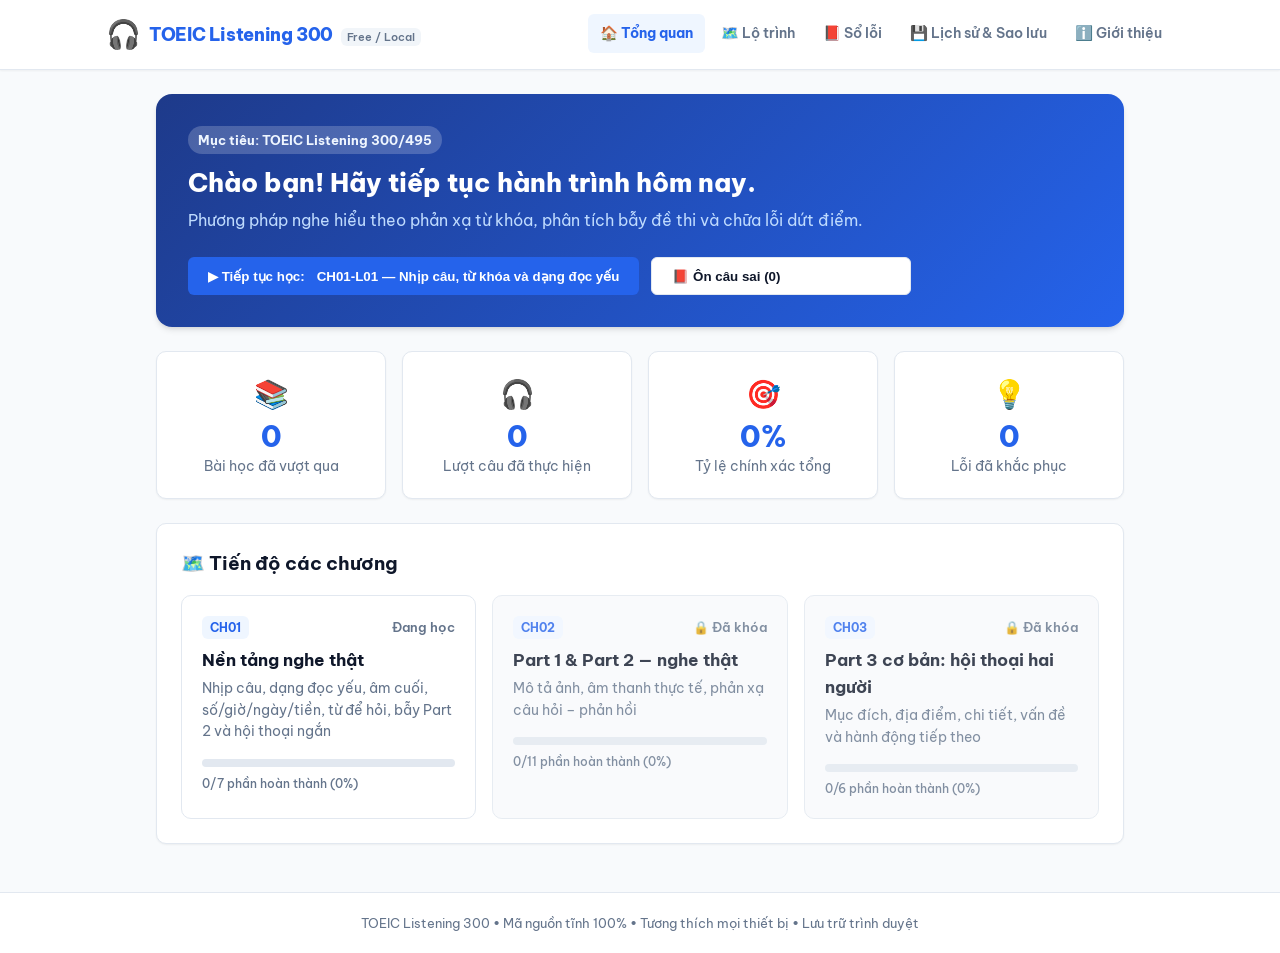
<file: index.html>
<!DOCTYPE html>
<html lang="vi">
<head>
  <meta charset="UTF-8">
  <meta name="viewport" content="width=device-width, initial-scale=1.0, maximum-scale=1.0, user-scalable=no">
  <title>TOEIC Listening 300 — Luyện nghe phản xạ</title>
  <link rel="stylesheet" href="css/fonts.css">
  <link rel="stylesheet" href="css/app.css">
  <link rel="preconnect" href="https://fonts.googleapis.com">
  <link rel="preconnect" href="https://fonts.gstatic.com" crossorigin>
  <link href="https://fonts.googleapis.com/css2?family=Be+Vietnam+Pro:ital,wght@0,400;0,500;0,600;0,700;0,800;1,400;1,600&display=swap" rel="stylesheet">
  <meta name="description" content="Web app luyện TOEIC Listening 300/495 miễn phí, chạy hoàn toàn offline trên trình duyệt.">
  <link rel="icon" href="data:image/svg+xml,<svg xmlns=%22http://www.w3.org/2000/svg%22 viewBox=%220 0 100 100%22><text y=%22.9em%22 font-size=%2290%22>🎧</text></svg>">
</head>
<body>
  <div id="app">
    <!-- Top Navigation Bar -->
    <header class="app-header">
      <div class="header-inner">
        <a href="#/dashboard" class="brand">
          <span class="brand-logo">🎧</span>
          <div class="brand-text">
            <span class="brand-title">TOEIC Listening 300</span>
            <span class="brand-badge">Free / Local</span>
          </div>
        </a>

        <nav class="main-nav">
          <a href="#/dashboard" class="nav-link active">🏠 Tổng quan</a>
          <a href="#/path" class="nav-link">🗺️ Lộ trình</a>
          <a href="#/mistakes" class="nav-link">📕 Sổ lỗi</a>
          <a href="#/history" class="nav-link">💾 Lịch sử & Sao lưu</a>
          <a href="#/about" class="nav-link">ℹ️ Giới thiệu</a>
        </nav>
      </div>
    </header>

    <!-- Periodic Backup Reminder Banner -->
    <div id="backup-reminder-banner" class="backup-banner" style="display: none;">
      <div class="banner-content">
        <span class="banner-icon">⚠️</span>
        <span class="banner-text">Bạn đã thực hiện nhiều bài học mà chưa xuất sao lưu. Hãy lưu tiến độ để bảo vệ lịch sử học tập!</span>
      </div>
      <div class="banner-actions">
        <button class="btn-banner-backup">Xuất sao lưu ngay</button>
        <button class="btn-banner-close" aria-label="Đóng banner">×</button>
      </div>
    </div>

    <!-- Main Container Mount Point -->
    <main id="main-content" class="main-container">
      <div class="loading">Đang tải ứng dụng...</div>
    </main>

    <!-- Bottom Footer -->
    <footer class="app-footer">
      <div class="footer-inner">
        <p>TOEIC Listening 300 • Mã nguồn tĩnh 100% • Tương thích mọi thiết bị • Lưu trữ trình duyệt</p>
      </div>
    </footer>
  </div>

  <script>
    // Tự động gỡ bỏ Service Worker cũ nếu trước đó từng chạy dự án khác trên localhost
    if ('serviceWorker' in navigator) {
      navigator.serviceWorker.getRegistrations().then(function(registrations) {
        for (var reg of registrations) {
          reg.unregister();
        }
      });
    }
  </script>
  <script type="module" src="js/app.js"></script>
</body>
</html>
</file>
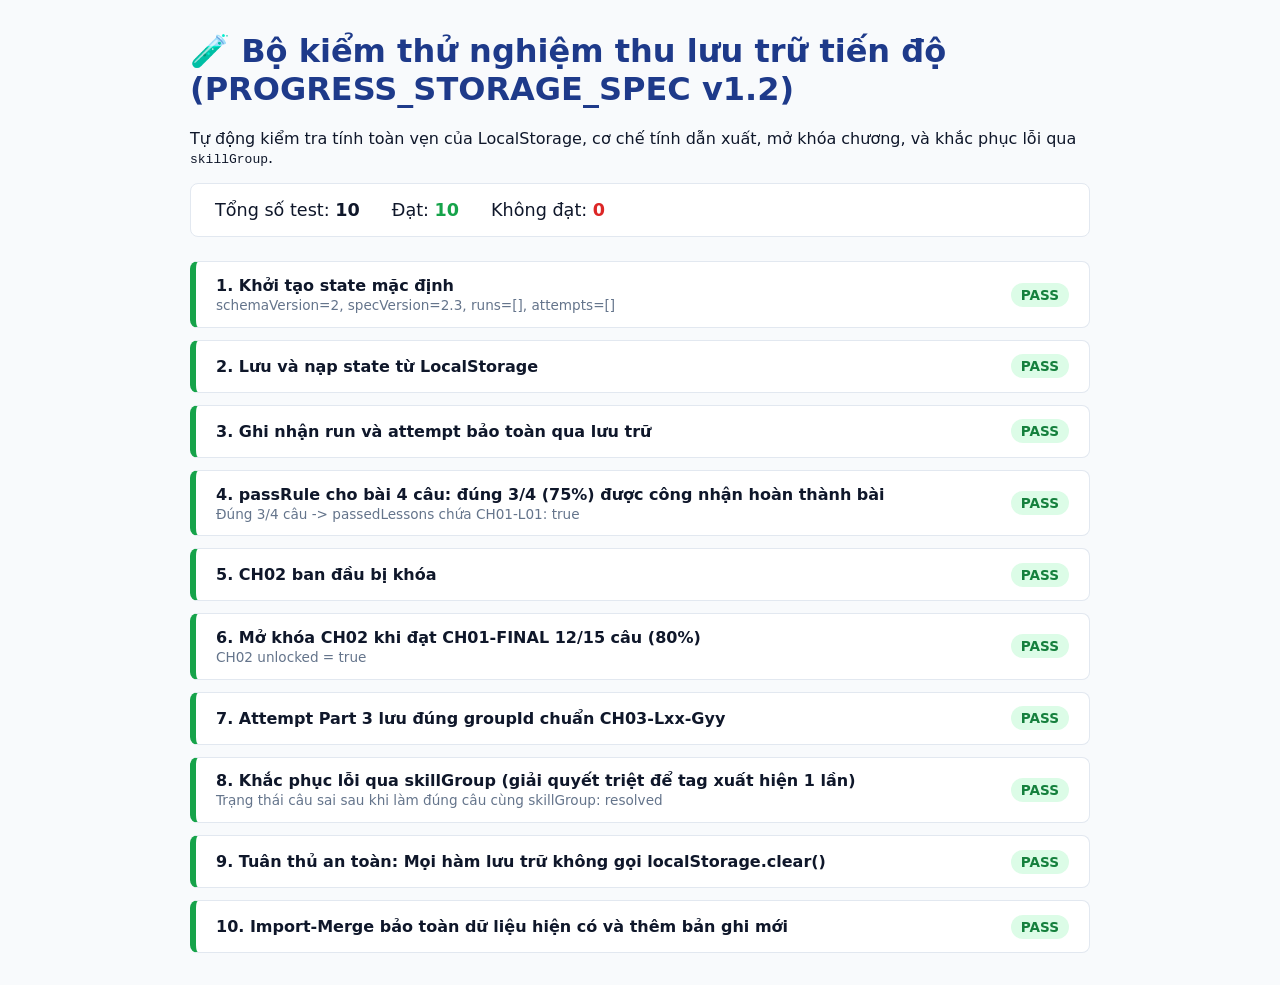
<file: tests/progress-test.html>
<!DOCTYPE html>
<html lang="vi">
<head>
  <meta charset="UTF-8">
  <meta name="viewport" content="width=device-width, initial-scale=1.0">
  <title>Kiểm thử lưu trữ tiến độ — TOEIC Listening 300</title>
  <style>
    body {
      font-family: system-ui, -apple-system, sans-serif;
      background: #f8fafc;
      color: #0f172a;
      max-width: 900px;
      margin: 2rem auto;
      padding: 0 1rem;
    }
    h1 { color: #1e3a8a; }
    .test-summary {
      background: #ffffff;
      border: 1px solid #e2e8f0;
      border-radius: 8px;
      padding: 1rem 1.5rem;
      margin-bottom: 1.5rem;
      display: flex;
      gap: 2rem;
      font-size: 1.1rem;
    }
    .test-card {
      background: #ffffff;
      border: 1px solid #e2e8f0;
      border-radius: 8px;
      padding: 0.85rem 1.25rem;
      margin-bottom: 0.75rem;
      display: flex;
      align-items: center;
      justify-content: space-between;
    }
    .test-card.pass { border-left: 6px solid #16a34a; }
    .test-card.fail { border-left: 6px solid #dc2626; background: #fef2f2; }
    .badge {
      font-weight: 700;
      padding: 4px 10px;
      border-radius: 9999px;
      font-size: 0.85rem;
    }
    .badge.pass { background: #dcfce7; color: #15803d; }
    .badge.fail { background: #fee2e2; color: #b91c1c; }
  </style>
</head>
<body>
  <h1>🧪 Bộ kiểm thử nghiệm thu lưu trữ tiến độ (PROGRESS_STORAGE_SPEC v1.2)</h1>
  <p>Tự động kiểm tra tính toàn vẹn của LocalStorage, cơ chế tính dẫn xuất, mở khóa chương, và khắc phục lỗi qua <code>skillGroup</code>.</p>
  
  <div class="test-summary">
    <div>Tổng số test: <strong id="total-tests">0</strong></div>
    <div>Đạt: <strong id="passed-tests" style="color: #16a34a;">0</strong></div>
    <div>Không đạt: <strong id="failed-tests" style="color: #dc2626;">0</strong></div>
  </div>

  <div id="test-results">Đang chạy kiểm thử...</div>

  <script type="module">
    import { storage } from '../js/storage.js';
    import { rebuildDerived } from '../js/progress.js';
    import { BackupManager } from '../js/backup.js';

    const resultsContainer = document.getElementById('test-results');
    const totalEl = document.getElementById('total-tests');
    const passEl = document.getElementById('passed-tests');
    const failEl = document.getElementById('failed-tests');

    let total = 0;
    let passed = 0;
    let failed = 0;

    function assert(name, condition, details = "") {
      total++;
      const card = document.createElement('div');
      card.className = `test-card ${condition ? 'pass' : 'fail'}`;
      card.innerHTML = `
        <div>
          <strong>${name}</strong>
          ${details ? `<div style="font-size:0.85rem;color:#64748b;margin-top:2px;">${details}</div>` : ''}
        </div>
        <span class="badge ${condition ? 'pass' : 'fail'}">${condition ? 'PASS' : 'FAIL'}</span>
      `;
      resultsContainer.appendChild(card);
      if (condition) passed++;
      else failed++;
    }

    async function runAllTests() {
      resultsContainer.innerHTML = '';

      // Test 1: Khởi tạo state mặc định
      const def = storage.createDefaultState();
      assert(
        "1. Khởi tạo state mặc định",
        def.schemaVersion === 2 && def.specVersion === '2.3' && Array.isArray(def.runs) && Array.isArray(def.attempts),
        "schemaVersion=2, specVersion=2.3, runs=[], attempts=[]"
      );

      // Test 2: Lưu và nạp state từ LocalStorage
      storage.saveState(def);
      const loaded = storage.loadState();
      assert(
        "2. Lưu và nạp state từ LocalStorage",
        loaded && loaded.schemaVersion === 2 && loaded.courseId === 'toeic-listening-300'
      );

      // Test 3: Ghi nhận run và attempt
      const runId = "test-run-01";
      loaded.runs.push({
        id: runId,
        chapterId: "CH01",
        lessonId: "CH01-L01",
        mode: "learn",
        startedAt: new Date().toISOString(),
        finishedAt: new Date().toISOString(),
        status: "submitted",
        optionOrders: { "CH01-L01-Q01": ["B", "A", "C"] }
      });
      loaded.attempts.push({
        id: "test-att-01",
        runId: runId,
        questionId: "CH01-L01-Q01",
        groupId: null,
        chapterId: "CH01",
        lessonId: "CH01-L01",
        part: 0,
        mode: "learn",
        selected: "B",
        optionOrder: ["B", "A", "C"],
        isCorrect: true,
        questionRevision: 1,
        answeredAt: new Date().toISOString(),
        transcriptViewedBeforeAnswer: false,
        playbackRate: 1.0
      });
      storage.saveState(loaded);
      const reloaded = storage.loadState();
      assert(
        "3. Ghi nhận run và attempt bảo toàn qua lưu trữ",
        reloaded.runs.length === 1 && reloaded.attempts.length === 1 && reloaded.attempts[0].selected === "B"
      );

      // Test 4: passRule 3/4 (75%) cho CH01-L01
      const dummyCourse = {
        chapters: [
          {
            id: "CH01",
            lessons: [
              { lessonId: "CH01-L01", passRule: { minCorrect: 3, total: 4, percentage: 75 } }
            ],
            finalTest: { id: "CH01-FINAL", passRule: { minCorrect: 12, total: 15, percentage: 80 } }
          },
          {
            id: "CH02",
            lessons: [
              { lessonId: "CH02-L05", passRule: { minCorrect: 6, total: 8, percentage: 75 } }
            ],
            finalTest: { id: "CH02-FINAL", passRule: { minCorrect: 12, total: 15, percentage: 80 } }
          },
          {
            id: "CH03",
            lessons: [],
            finalTest: { id: "CH03-FINAL", passRule: { minCorrect: 10, total: 12, percentage: 83.3 } }
          }
        ]
      };

      // Add 2 more correct attempts to run-01 (total 3/4 correct)
      loaded.attempts.push(
        { id: "test-att-02", runId: runId, questionId: "CH01-L01-Q02", isCorrect: true, answeredAt: new Date().toISOString(), playbackRate: 1.0 },
        { id: "test-att-03", runId: runId, questionId: "CH01-L01-Q03", isCorrect: true, answeredAt: new Date().toISOString(), playbackRate: 1.0 },
        { id: "test-att-04", runId: runId, questionId: "CH01-L01-Q04", isCorrect: false, answeredAt: new Date().toISOString(), playbackRate: 1.0 }
      );
      const derived4 = rebuildDerived(loaded, dummyCourse);
      assert(
        "4. passRule cho bài 4 câu: đúng 3/4 (75%) được công nhận hoàn thành bài",
        derived4.passedLessons.includes("CH01-L01"),
        `Đúng 3/4 câu -> passedLessons chứa CH01-L01: ${derived4.passedLessons.includes("CH01-L01")}`
      );

      // Test 5: Mở khóa CH02 khi CH01-FINAL >= 80% (12/15)
      assert(
        "5. CH02 ban đầu bị khóa",
        derived4.chapterStatus.CH02.unlocked === false
      );

      // Simulate passing CH01-FINAL
      const finalRunId = "run-ch01-final";
      loaded.runs.push({
        id: finalRunId,
        chapterId: "CH01",
        lessonId: "CH01-FINAL",
        status: "submitted"
      });
      for (let i = 1; i <= 15; i++) {
        loaded.attempts.push({
          id: `att-ch01-f-${i}`,
          runId: finalRunId,
          questionId: `CH01-FINAL-Q${String(i).padStart(2, '0')}`,
          isCorrect: i <= 12, // 12 correct = 80%
          answeredAt: new Date().toISOString(),
          playbackRate: 1.0
        });
      }
      const derivedFinal = rebuildDerived(loaded, dummyCourse);
      assert(
        "6. Mở khóa CH02 khi đạt CH01-FINAL 12/15 câu (80%)",
        derivedFinal.chapterStatus.CH02.unlocked === true,
        `CH02 unlocked = ${derivedFinal.chapterStatus.CH02.unlocked}`
      );

      // Test 7: Part 3 lưu đúng groupId dạng CH03-Lxx-Gyy
      const part3Att = {
        id: "att-p3-01",
        runId: "run-p3",
        questionId: "CH03-L01-Q01",
        groupId: "CH03-L01-G01",
        chapterId: "CH03",
        lessonId: "CH03-L01",
        part: 3,
        selected: "C",
        isCorrect: true,
        answeredAt: new Date().toISOString()
      };
      loaded.attempts.push(part3Att);
      assert(
        "7. Attempt Part 3 lưu đúng groupId chuẩn CH03-Lxx-Gyy",
        part3Att.groupId === "CH03-L01-G01"
      );

      // Test 8: Khắc phục lỗi dứt điểm bằng câu mới cùng skillGroup
      // Giả lập câu sai: Q_FAIL thuộc skillGroup: "contractions_and_endings"
      const dummyCourseWithQ = {
        ...dummyCourse,
        getQuestion(qid) {
          if (qid === "Q_FAIL") return { id: "Q_FAIL", skillTags: ["contraction_weve"], skillGroup: "contractions_and_endings" };
          if (qid === "Q_NEW_GROUP") return { id: "Q_NEW_GROUP", skillTags: ["final_sound_s"], skillGroup: "contractions_and_endings" };
          return null;
        }
      };

      const failTime = new Date("2026-11-23T08:00:00Z").toISOString();
      const recoverTime = new Date("2026-11-23T08:30:00Z").toISOString();

      const testStateErrors = {
        ...loaded,
        runs: [],
        attempts: [
          // Attempt 1: Làm sai câu Q_FAIL
          {
            id: "att-fail",
            runId: "r1",
            questionId: "Q_FAIL",
            isCorrect: false,
            answeredAt: failTime,
            playbackRate: 1.0,
            transcriptViewedBeforeAnswer: false
          },
          // Attempt 2: Làm đúng câu Q_NEW_GROUP (cùng skillGroup contractions_and_endings nhưng khác skillTag)
          {
            id: "att-recover",
            runId: "r2",
            questionId: "Q_NEW_GROUP",
            isCorrect: true,
            answeredAt: recoverTime,
            playbackRate: 1.0,
            transcriptViewedBeforeAnswer: false
          },
          // Attempt 3: Làm lại câu Q_FAIL đúng
          {
            id: "att-fail-fixed",
            runId: "r3",
            questionId: "Q_FAIL",
            isCorrect: true,
            answeredAt: new Date("2026-11-23T09:00:00Z").toISOString(),
            playbackRate: 1.0,
            transcriptViewedBeforeAnswer: false
          }
        ]
      };

      const derivedMistake = rebuildDerived(testStateErrors, dummyCourseWithQ);
      const mItem = derivedMistake.mistakes.find(m => m.questionId === "Q_FAIL");
      assert(
        "8. Khắc phục lỗi qua skillGroup (giải quyết triệt để tag xuất hiện 1 lần)",
        mItem && mItem.status === "resolved",
        `Trạng thái câu sai sau khi làm đúng câu cùng skillGroup: ${mItem ? mItem.status : 'null'}`
      );

      // Test 9: Không gọi localStorage.clear()
      assert(
        "9. Tuân thủ an toàn: Mọi hàm lưu trữ không gọi localStorage.clear()",
        typeof storage.saveState === 'function' && typeof storage.restoreSnapshot === 'function'
      );

      // Test 10: Import-Merge không làm mất dữ liệu
      const importPayload = JSON.stringify({
        schemaVersion: 2,
        specVersion: "2.3",
        contentVersion: "1.0.0",
        runs: [{ id: "imported-run-01", lessonId: "CH01-L02", status: "submitted" }],
        attempts: [{ id: "imported-att-01", questionId: "CH01-L02-Q01", isCorrect: true }]
      });
      const mergeRes = BackupManager.importBackup(importPayload, "merge");
      assert(
        "10. Import-Merge bảo toàn dữ liệu hiện có và thêm bản ghi mới",
        mergeRes.success && mergeRes.newRunsCount === 1 && mergeRes.newAttemptsCount === 1
      );

      // Summary
      totalEl.textContent = total;
      passEl.textContent = passed;
      failEl.textContent = failed;
    }

    runAllTests();
  </script>
</body>
</html>
</file>
<file: css/fonts.css>
/* vietnamese */
@font-face {
  font-family: 'Be Vietnam Pro';
  font-style: italic;
  font-weight: 400;
  font-display: swap;
  src: url('fonts/be-vietnam-pro-vietnamese-400-italic.woff2') format('woff2');
  unicode-range: U+0102-0103, U+0110-0111, U+0128-0129, U+0168-0169, U+01A0-01A1, U+01AF-01B0, U+0300-0301, U+0303-0304, U+0308-0309, U+0323, U+0329, U+1EA0-1EF9, U+20AB;
}
/* latin-ext */
@font-face {
  font-family: 'Be Vietnam Pro';
  font-style: italic;
  font-weight: 400;
  font-display: swap;
  src: url('fonts/be-vietnam-pro-latin-ext-400-italic.woff2') format('woff2');
  unicode-range: U+0100-02BA, U+02BD-02C5, U+02C7-02CC, U+02CE-02D7, U+02DD-02FF, U+0304, U+0308, U+0329, U+1D00-1DBF, U+1E00-1E9F, U+1EF2-1EFF, U+2020, U+20A0-20AB, U+20AD-20C4, U+2113, U+2C60-2C7F, U+A720-A7FF;
}
/* latin */
@font-face {
  font-family: 'Be Vietnam Pro';
  font-style: italic;
  font-weight: 400;
  font-display: swap;
  src: url('fonts/be-vietnam-pro-latin-400-italic.woff2') format('woff2');
  unicode-range: U+0000-00FF, U+0131, U+0152-0153, U+02BB-02BC, U+02C6, U+02DA, U+02DC, U+0304, U+0308, U+0329, U+2000-206F, U+20AC, U+2122, U+2191, U+2193, U+2212, U+2215, U+FEFF, U+FFFD;
}
/* vietnamese */
@font-face {
  font-family: 'Be Vietnam Pro';
  font-style: italic;
  font-weight: 600;
  font-display: swap;
  src: url('fonts/be-vietnam-pro-vietnamese-600-italic.woff2') format('woff2');
  unicode-range: U+0102-0103, U+0110-0111, U+0128-0129, U+0168-0169, U+01A0-01A1, U+01AF-01B0, U+0300-0301, U+0303-0304, U+0308-0309, U+0323, U+0329, U+1EA0-1EF9, U+20AB;
}
/* latin-ext */
@font-face {
  font-family: 'Be Vietnam Pro';
  font-style: italic;
  font-weight: 600;
  font-display: swap;
  src: url('fonts/be-vietnam-pro-latin-ext-600-italic.woff2') format('woff2');
  unicode-range: U+0100-02BA, U+02BD-02C5, U+02C7-02CC, U+02CE-02D7, U+02DD-02FF, U+0304, U+0308, U+0329, U+1D00-1DBF, U+1E00-1E9F, U+1EF2-1EFF, U+2020, U+20A0-20AB, U+20AD-20C4, U+2113, U+2C60-2C7F, U+A720-A7FF;
}
/* latin */
@font-face {
  font-family: 'Be Vietnam Pro';
  font-style: italic;
  font-weight: 600;
  font-display: swap;
  src: url('fonts/be-vietnam-pro-latin-600-italic.woff2') format('woff2');
  unicode-range: U+0000-00FF, U+0131, U+0152-0153, U+02BB-02BC, U+02C6, U+02DA, U+02DC, U+0304, U+0308, U+0329, U+2000-206F, U+20AC, U+2122, U+2191, U+2193, U+2212, U+2215, U+FEFF, U+FFFD;
}
/* vietnamese */
@font-face {
  font-family: 'Be Vietnam Pro';
  font-style: normal;
  font-weight: 400;
  font-display: swap;
  src: url('fonts/be-vietnam-pro-vietnamese-400-normal.woff2') format('woff2');
  unicode-range: U+0102-0103, U+0110-0111, U+0128-0129, U+0168-0169, U+01A0-01A1, U+01AF-01B0, U+0300-0301, U+0303-0304, U+0308-0309, U+0323, U+0329, U+1EA0-1EF9, U+20AB;
}
/* latin-ext */
@font-face {
  font-family: 'Be Vietnam Pro';
  font-style: normal;
  font-weight: 400;
  font-display: swap;
  src: url('fonts/be-vietnam-pro-latin-ext-400-normal.woff2') format('woff2');
  unicode-range: U+0100-02BA, U+02BD-02C5, U+02C7-02CC, U+02CE-02D7, U+02DD-02FF, U+0304, U+0308, U+0329, U+1D00-1DBF, U+1E00-1E9F, U+1EF2-1EFF, U+2020, U+20A0-20AB, U+20AD-20C4, U+2113, U+2C60-2C7F, U+A720-A7FF;
}
/* latin */
@font-face {
  font-family: 'Be Vietnam Pro';
  font-style: normal;
  font-weight: 400;
  font-display: swap;
  src: url('fonts/be-vietnam-pro-latin-400-normal.woff2') format('woff2');
  unicode-range: U+0000-00FF, U+0131, U+0152-0153, U+02BB-02BC, U+02C6, U+02DA, U+02DC, U+0304, U+0308, U+0329, U+2000-206F, U+20AC, U+2122, U+2191, U+2193, U+2212, U+2215, U+FEFF, U+FFFD;
}
/* vietnamese */
@font-face {
  font-family: 'Be Vietnam Pro';
  font-style: normal;
  font-weight: 500;
  font-display: swap;
  src: url('fonts/be-vietnam-pro-vietnamese-500-normal.woff2') format('woff2');
  unicode-range: U+0102-0103, U+0110-0111, U+0128-0129, U+0168-0169, U+01A0-01A1, U+01AF-01B0, U+0300-0301, U+0303-0304, U+0308-0309, U+0323, U+0329, U+1EA0-1EF9, U+20AB;
}
/* latin-ext */
@font-face {
  font-family: 'Be Vietnam Pro';
  font-style: normal;
  font-weight: 500;
  font-display: swap;
  src: url('fonts/be-vietnam-pro-latin-ext-500-normal.woff2') format('woff2');
  unicode-range: U+0100-02BA, U+02BD-02C5, U+02C7-02CC, U+02CE-02D7, U+02DD-02FF, U+0304, U+0308, U+0329, U+1D00-1DBF, U+1E00-1E9F, U+1EF2-1EFF, U+2020, U+20A0-20AB, U+20AD-20C4, U+2113, U+2C60-2C7F, U+A720-A7FF;
}
/* latin */
@font-face {
  font-family: 'Be Vietnam Pro';
  font-style: normal;
  font-weight: 500;
  font-display: swap;
  src: url('fonts/be-vietnam-pro-latin-500-normal.woff2') format('woff2');
  unicode-range: U+0000-00FF, U+0131, U+0152-0153, U+02BB-02BC, U+02C6, U+02DA, U+02DC, U+0304, U+0308, U+0329, U+2000-206F, U+20AC, U+2122, U+2191, U+2193, U+2212, U+2215, U+FEFF, U+FFFD;
}
/* vietnamese */
@font-face {
  font-family: 'Be Vietnam Pro';
  font-style: normal;
  font-weight: 600;
  font-display: swap;
  src: url('fonts/be-vietnam-pro-vietnamese-600-normal.woff2') format('woff2');
  unicode-range: U+0102-0103, U+0110-0111, U+0128-0129, U+0168-0169, U+01A0-01A1, U+01AF-01B0, U+0300-0301, U+0303-0304, U+0308-0309, U+0323, U+0329, U+1EA0-1EF9, U+20AB;
}
/* latin-ext */
@font-face {
  font-family: 'Be Vietnam Pro';
  font-style: normal;
  font-weight: 600;
  font-display: swap;
  src: url('fonts/be-vietnam-pro-latin-ext-600-normal.woff2') format('woff2');
  unicode-range: U+0100-02BA, U+02BD-02C5, U+02C7-02CC, U+02CE-02D7, U+02DD-02FF, U+0304, U+0308, U+0329, U+1D00-1DBF, U+1E00-1E9F, U+1EF2-1EFF, U+2020, U+20A0-20AB, U+20AD-20C4, U+2113, U+2C60-2C7F, U+A720-A7FF;
}
/* latin */
@font-face {
  font-family: 'Be Vietnam Pro';
  font-style: normal;
  font-weight: 600;
  font-display: swap;
  src: url('fonts/be-vietnam-pro-latin-600-normal.woff2') format('woff2');
  unicode-range: U+0000-00FF, U+0131, U+0152-0153, U+02BB-02BC, U+02C6, U+02DA, U+02DC, U+0304, U+0308, U+0329, U+2000-206F, U+20AC, U+2122, U+2191, U+2193, U+2212, U+2215, U+FEFF, U+FFFD;
}
/* vietnamese */
@font-face {
  font-family: 'Be Vietnam Pro';
  font-style: normal;
  font-weight: 700;
  font-display: swap;
  src: url('fonts/be-vietnam-pro-vietnamese-700-normal.woff2') format('woff2');
  unicode-range: U+0102-0103, U+0110-0111, U+0128-0129, U+0168-0169, U+01A0-01A1, U+01AF-01B0, U+0300-0301, U+0303-0304, U+0308-0309, U+0323, U+0329, U+1EA0-1EF9, U+20AB;
}
/* latin-ext */
@font-face {
  font-family: 'Be Vietnam Pro';
  font-style: normal;
  font-weight: 700;
  font-display: swap;
  src: url('fonts/be-vietnam-pro-latin-ext-700-normal.woff2') format('woff2');
  unicode-range: U+0100-02BA, U+02BD-02C5, U+02C7-02CC, U+02CE-02D7, U+02DD-02FF, U+0304, U+0308, U+0329, U+1D00-1DBF, U+1E00-1E9F, U+1EF2-1EFF, U+2020, U+20A0-20AB, U+20AD-20C4, U+2113, U+2C60-2C7F, U+A720-A7FF;
}
/* latin */
@font-face {
  font-family: 'Be Vietnam Pro';
  font-style: normal;
  font-weight: 700;
  font-display: swap;
  src: url('fonts/be-vietnam-pro-latin-700-normal.woff2') format('woff2');
  unicode-range: U+0000-00FF, U+0131, U+0152-0153, U+02BB-02BC, U+02C6, U+02DA, U+02DC, U+0304, U+0308, U+0329, U+2000-206F, U+20AC, U+2122, U+2191, U+2193, U+2212, U+2215, U+FEFF, U+FFFD;
}
/* vietnamese */
@font-face {
  font-family: 'Be Vietnam Pro';
  font-style: normal;
  font-weight: 800;
  font-display: swap;
  src: url('fonts/be-vietnam-pro-vietnamese-800-normal.woff2') format('woff2');
  unicode-range: U+0102-0103, U+0110-0111, U+0128-0129, U+0168-0169, U+01A0-01A1, U+01AF-01B0, U+0300-0301, U+0303-0304, U+0308-0309, U+0323, U+0329, U+1EA0-1EF9, U+20AB;
}
/* latin-ext */
@font-face {
  font-family: 'Be Vietnam Pro';
  font-style: normal;
  font-weight: 800;
  font-display: swap;
  src: url('fonts/be-vietnam-pro-latin-ext-800-normal.woff2') format('woff2');
  unicode-range: U+0100-02BA, U+02BD-02C5, U+02C7-02CC, U+02CE-02D7, U+02DD-02FF, U+0304, U+0308, U+0329, U+1D00-1DBF, U+1E00-1E9F, U+1EF2-1EFF, U+2020, U+20A0-20AB, U+20AD-20C4, U+2113, U+2C60-2C7F, U+A720-A7FF;
}
/* latin */
@font-face {
  font-family: 'Be Vietnam Pro';
  font-style: normal;
  font-weight: 800;
  font-display: swap;
  src: url('fonts/be-vietnam-pro-latin-800-normal.woff2') format('woff2');
  unicode-range: U+0000-00FF, U+0131, U+0152-0153, U+02BB-02BC, U+02C6, U+02DA, U+02DC, U+0304, U+0308, U+0329, U+2000-206F, U+20AC, U+2122, U+2191, U+2193, U+2212, U+2215, U+FEFF, U+FFFD;
}
</file>
<file: css/app.css>
/* ==========================================================================
   TOEIC Listening 300 - Master Stylesheet
   Mobile-First, Responsive, Clean, Modern UI
   ========================================================================== */

:root {
  --primary: #2563eb;
  --primary-hover: #1d4ed8;
  --primary-light: #eff6ff;
  --primary-border: #bfdbfe;

  --success: #16a34a;
  --success-light: #f0fdf4;
  --success-border: #bbf7d0;

  --danger: #dc2626;
  --danger-light: #fef2f2;
  --danger-border: #fecaca;

  --warning: #d97706;
  --warning-light: #fffbeb;
  --warning-border: #fde68a;

  --bg-main: #f8fafc;
  --bg-card: #ffffff;
  --border-color: #e2e8f0;

  --text-main: #0f172a;
  --text-muted: #64748b;
  --text-light: #94a3b8;

  --font-stack: 'Be Vietnam Pro', -apple-system, BlinkMacSystemFont, "Segoe UI", Roboto, Helvetica, Arial, sans-serif;
  --radius-sm: 6px;
  --radius-md: 10px;
  --radius-lg: 16px;

  --shadow-sm: 0 1px 2px 0 rgb(0 0 0 / 0.05);
  --shadow-md: 0 4px 6px -1px rgb(0 0 0 / 0.1), 0 2px 4px -2px rgb(0 0 0 / 0.1);
  --shadow-lg: 0 10px 15px -3px rgb(0 0 0 / 0.1), 0 4px 6px -4px rgb(0 0 0 / 0.1);
}

*, *::before, *::after {
  box-sizing: border-box;
  margin: 0;
  padding: 0;
}

body {
  font-family: var(--font-stack);
  background-color: var(--bg-main);
  color: var(--text-main);
  line-height: 1.6;
  font-size: 16px;
  -webkit-font-smoothing: antialiased;
  -moz-osx-font-smoothing: grayscale;
  text-rendering: optimizeLegibility;
}

#app {
  display: flex;
  flex-direction: column;
  min-height: 100vh;
}

/* ==========================================================================
   Header & Navigation
   ========================================================================== */

.app-header {
  background: #ffffff;
  border-bottom: 1px solid var(--border-color);
  position: sticky;
  top: 0;
  z-index: 100;
  box-shadow: var(--shadow-sm);
}

.header-inner {
  max-width: 1100px;
  margin: 0 auto;
  padding: 0.75rem 1rem;
  display: flex;
  align-items: center;
  justify-content: space-between;
  flex-wrap: wrap;
  gap: 0.75rem;
}

.brand {
  display: flex;
  align-items: center;
  gap: 0.5rem;
  text-decoration: none;
  color: var(--text-main);
}

.brand-logo {
  font-size: 1.75rem;
}

.brand-title {
  font-size: 1.15rem;
  font-weight: 800;
  letter-spacing: -0.02em;
  color: var(--primary);
}

.brand-badge {
  font-size: 0.7rem;
  background: #f1f5f9;
  color: var(--text-muted);
  padding: 2px 6px;
  border-radius: var(--radius-sm);
  font-weight: 600;
  margin-left: 4px;
}

.main-nav {
  display: flex;
  align-items: center;
  gap: 0.25rem;
  overflow-x: auto;
  padding-bottom: 2px;
}

.nav-link {
  text-decoration: none;
  font-size: 0.9rem;
  font-weight: 600;
  color: var(--text-muted);
  padding: 0.5rem 0.75rem;
  border-radius: var(--radius-sm);
  transition: all 0.2s ease;
  white-space: nowrap;
}

.nav-link:hover {
  color: var(--primary);
  background: var(--primary-light);
}

.nav-link.active {
  color: var(--primary);
  background: var(--primary-light);
  font-weight: 700;
}

/* ==========================================================================
   Backup Reminder Banner
   ========================================================================== */

.backup-banner {
  background: #fffbeb;
  border-bottom: 1px solid #fde68a;
  padding: 0.75rem 1rem;
  display: flex;
  align-items: center;
  justify-content: space-between;
  gap: 1rem;
  flex-wrap: wrap;
}

.banner-content {
  display: flex;
  align-items: center;
  gap: 0.5rem;
  color: #92400e;
  font-size: 0.9rem;
  font-weight: 500;
}

.banner-actions {
  display: flex;
  align-items: center;
  gap: 0.5rem;
}

.btn-banner-backup {
  background: #d97706;
  color: white;
  border: none;
  padding: 0.4rem 0.8rem;
  border-radius: var(--radius-sm);
  font-size: 0.85rem;
  font-weight: 600;
  cursor: pointer;
}

.btn-banner-close {
  background: transparent;
  border: none;
  font-size: 1.25rem;
  color: #b45309;
  cursor: pointer;
  padding: 0 0.25rem;
}

/* ==========================================================================
   Main Container
   ========================================================================== */

.main-container {
  flex: 1;
  max-width: 1000px;
  width: 100%;
  margin: 1.5rem auto;
  padding: 0 1rem;
}

.loading {
  text-align: center;
  padding: 3rem 1rem;
  font-size: 1.1rem;
  color: var(--text-muted);
}

/* ==========================================================================
   Dashboard View
   ========================================================================== */

.hero-card {
  background: linear-gradient(135deg, #1e3a8a 0%, #2563eb 100%);
  color: white;
  border-radius: var(--radius-lg);
  padding: 2rem;
  box-shadow: var(--shadow-md);
  margin-bottom: 1.5rem;
}

.hero-badge {
  display: inline-block;
  background: rgba(255, 255, 255, 0.2);
  color: #eff6ff;
  font-size: 0.8rem;
  font-weight: 700;
  padding: 4px 10px;
  border-radius: 9999px;
  margin-bottom: 0.75rem;
}

.hero-title {
  font-size: 1.6rem;
  font-weight: 800;
  line-height: 1.3;
  margin-bottom: 0.5rem;
}

.hero-subtitle {
  font-size: 1rem;
  color: #bfdbfe;
  margin-bottom: 1.5rem;
  max-width: 700px;
}

.hero-action-row {
  display: flex;
  gap: 0.75rem;
  flex-wrap: wrap;
}

.stats-grid {
  display: grid;
  grid-template-columns: repeat(auto-fit, minmax(180px, 1fr));
  gap: 1rem;
  margin-bottom: 1.5rem;
}

.stat-card {
  background: var(--bg-card);
  border: 1px solid var(--border-color);
  border-radius: var(--radius-md);
  padding: 1.25rem;
  text-align: center;
  box-shadow: var(--shadow-sm);
}

.stat-icon {
  font-size: 1.75rem;
  margin-bottom: 0.25rem;
}

.stat-num {
  font-size: 1.8rem;
  font-weight: 800;
  color: var(--primary);
  line-height: 1.1;
}

.stat-label {
  font-size: 0.85rem;
  color: var(--text-muted);
  margin-top: 0.25rem;
}

.card-section {
  background: var(--bg-card);
  border: 1px solid var(--border-color);
  border-radius: var(--radius-md);
  padding: 1.5rem;
  margin-bottom: 1.5rem;
  box-shadow: var(--shadow-sm);
}

.section-title {
  font-size: 1.2rem;
  font-weight: 700;
  margin-bottom: 1rem;
  color: var(--text-main);
}

.chapter-progress-grid {
  display: grid;
  grid-template-columns: repeat(auto-fit, minmax(280px, 1fr));
  gap: 1rem;
}

.ch-card {
  border: 1px solid var(--border-color);
  border-radius: var(--radius-md);
  padding: 1.25rem;
  background: #ffffff;
  transition: transform 0.2s, box-shadow 0.2s;
}

.ch-card.locked {
  background: #f8fafc;
  opacity: 0.8;
}

.ch-card-header {
  display: flex;
  justify-content: space-between;
  align-items: center;
  margin-bottom: 0.5rem;
}

.ch-tag {
  font-size: 0.75rem;
  font-weight: 700;
  background: var(--primary-light);
  color: var(--primary);
  padding: 2px 8px;
  border-radius: var(--radius-sm);
}

.ch-lock-icon {
  font-size: 0.8rem;
  font-weight: 600;
  color: var(--text-muted);
}

.ch-name {
  font-size: 1.05rem;
  font-weight: 700;
  margin-bottom: 0.25rem;
}

.ch-desc {
  font-size: 0.85rem;
  color: var(--text-muted);
  margin-bottom: 1rem;
}

.ch-prog-bar {
  background: #e2e8f0;
  height: 8px;
  border-radius: 9999px;
  overflow: hidden;
  margin-bottom: 0.4rem;
}

.ch-prog-fill {
  background: var(--primary);
  height: 100%;
  border-radius: 9999px;
  transition: width 0.3s ease;
}

.ch-prog-text {
  font-size: 0.75rem;
  color: var(--text-muted);
  font-weight: 500;
}

/* ==========================================================================
   Learning Path View
   ========================================================================== */

.path-header-card, .mistake-header-card, .history-header-card {
  background: var(--bg-card);
  border: 1px solid var(--border-color);
  border-radius: var(--radius-md);
  padding: 1.5rem;
  margin-bottom: 1.5rem;
  box-shadow: var(--shadow-sm);
}

.page-title {
  font-size: 1.4rem;
  font-weight: 800;
  margin-bottom: 0.25rem;
}

.page-subtitle {
  font-size: 0.95rem;
  color: var(--text-muted);
}

.chapter-block {
  background: var(--bg-card);
  border: 1px solid var(--border-color);
  border-radius: var(--radius-md);
  padding: 1.5rem;
  margin-bottom: 1.5rem;
  box-shadow: var(--shadow-sm);
}

.chapter-block-header {
  display: flex;
  justify-content: space-between;
  align-items: center;
  flex-wrap: wrap;
  gap: 0.5rem;
  margin-bottom: 1.25rem;
  padding-bottom: 0.75rem;
  border-bottom: 1px solid var(--border-color);
}

.ch-title-wrap {
  display: flex;
  align-items: center;
  gap: 0.5rem;
}

.ch-pill {
  background: var(--primary);
  color: white;
  font-weight: 800;
  padding: 3px 8px;
  border-radius: var(--radius-sm);
  font-size: 0.85rem;
}

.ch-status-badge {
  font-size: 0.85rem;
  font-weight: 600;
  padding: 4px 10px;
  border-radius: 9999px;
}

.badge-open {
  background: var(--success-light);
  color: var(--success);
}

.badge-lock {
  background: #f1f5f9;
  color: var(--text-muted);
}

.lessons-grid {
  display: grid;
  grid-template-columns: repeat(auto-fit, minmax(240px, 1fr));
  gap: 1rem;
}

.lesson-card {
  border: 1px solid var(--border-color);
  border-radius: var(--radius-sm);
  padding: 1rem;
  background: #ffffff;
  cursor: pointer;
  transition: all 0.2s ease;
}

.lesson-card:hover:not(.disabled) {
  border-color: var(--primary);
  box-shadow: var(--shadow-md);
  transform: translateY(-2px);
}

.lesson-card.passed {
  border-left: 4px solid var(--success);
}

.lesson-card.final-test-card {
  background: #f8fafc;
  border-left: 4px solid #8b5cf6;
}

.lesson-card.disabled {
  opacity: 0.5;
  cursor: not-allowed;
}

.l-card-header {
  display: flex;
  justify-content: space-between;
  font-size: 0.8rem;
  margin-bottom: 0.25rem;
}

.l-id {
  font-weight: 700;
  color: var(--primary);
}

.l-status-icon {
  font-weight: 600;
  color: var(--text-muted);
}

.l-title {
  font-size: 0.95rem;
  font-weight: 700;
  margin-bottom: 0.5rem;
  line-height: 1.3;
}

.l-meta {
  display: flex;
  justify-content: space-between;
  font-size: 0.75rem;
  color: var(--text-muted);
}

.l-score {
  font-size: 0.8rem;
  color: var(--primary);
  margin-top: 0.4rem;
  padding-top: 0.4rem;
  border-top: 1px dashed var(--border-color);
}

/* ==========================================================================
   Lesson Detail View
   ========================================================================== */

.lesson-detail-view {
  display: flex;
  flex-direction: column;
  gap: 1.25rem;
}

.lesson-header-card {
  background: var(--bg-card);
  border: 1px solid var(--border-color);
  border-radius: var(--radius-md);
  padding: 1.5rem;
  box-shadow: var(--shadow-sm);
}

.badge-row {
  display: flex;
  gap: 0.5rem;
  margin-bottom: 0.5rem;
}

.chapter-tag, .lesson-tag {
  font-size: 0.8rem;
  font-weight: 700;
  padding: 2px 8px;
  border-radius: var(--radius-sm);
}

.chapter-tag {
  background: #e0f2fe;
  color: #0369a1;
}

.lesson-tag {
  background: #f1f5f9;
  color: var(--text-main);
}

.lesson-title {
  font-size: 1.5rem;
  font-weight: 800;
  margin-bottom: 0.5rem;
  line-height: 1.3;
}

.pass-rule-badge {
  display: inline-block;
  background: var(--primary-light);
  color: var(--primary);
  font-size: 0.85rem;
  font-weight: 600;
  padding: 4px 10px;
  border-radius: 9999px;
}

.objectives-list {
  padding-left: 1.25rem;
  color: #334155;
}

.objectives-list li {
  margin-bottom: 0.35rem;
}

.teaching-block {
  margin-bottom: 1.5rem;
  padding-bottom: 1.25rem;
  border-bottom: 1px solid #f1f5f9;
}

.teaching-block:last-child {
  border-bottom: none;
  margin-bottom: 0;
  padding-bottom: 0;
}

.teaching-title {
  font-size: 1.1rem;
  font-weight: 700;
  color: #1e293b;
  margin-bottom: 0.5rem;
}

.teaching-content {
  color: #334155;
  line-height: 1.7;
}

.table-responsive {
  overflow-x: auto;
}

.vocab-table, .runs-table {
  width: 100%;
  border-collapse: collapse;
  font-size: 0.9rem;
}

.vocab-table th, .vocab-table td,
.runs-table th, .runs-table td {
  padding: 0.6rem 0.75rem;
  text-align: left;
  border-bottom: 1px solid var(--border-color);
}

.vocab-table th, .runs-table th {
  background: #f8fafc;
  color: var(--text-muted);
  font-weight: 700;
  font-size: 0.8rem;
  text-transform: uppercase;
  letter-spacing: 0.05em;
}

.examples-list {
  display: flex;
  flex-direction: column;
  gap: 0.75rem;
}

/* ==========================================================================
   Minimal Pairs & Contrastive Listening Section
   ========================================================================== */

.comparisons-section {
  border: 2px solid var(--primary-border);
  background: #ffffff;
}

.section-sub {
  color: var(--text-muted);
  font-size: 0.95rem;
  margin-top: -0.5rem;
  margin-bottom: 1.25rem;
}

.comparison-group {
  margin-bottom: 1.75rem;
  padding-bottom: 1.5rem;
  border-bottom: 1px dashed var(--border-color);
}

.comparison-group:last-child {
  margin-bottom: 0;
  padding-bottom: 0;
  border-bottom: none;
}

.comp-group-title {
  font-size: 1.15rem;
  font-weight: 800;
  color: #1e3a8a;
  margin-bottom: 0.5rem;
}

.comp-group-tip {
  background: #fffbeb;
  border: 1px solid #fde68a;
  border-left: 4px solid var(--warning);
  color: #92400e;
  padding: 0.65rem 0.85rem;
  border-radius: var(--radius-sm);
  font-size: 0.88rem;
  margin-bottom: 1rem;
  line-height: 1.5;
}

.comp-pairs-grid {
  display: flex;
  flex-direction: column;
  gap: 1rem;
}

.comp-pair-card {
  display: grid;
  grid-template-columns: 1fr auto 1fr;
  align-items: center;
  background: #f8fafc;
  border: 1px solid var(--border-color);
  border-radius: var(--radius-md);
  padding: 1rem;
  gap: 0.75rem;
  box-shadow: var(--shadow-sm);
}

.pair-side {
  background: #ffffff;
  border: 1px solid var(--border-color);
  border-radius: var(--radius-sm);
  padding: 0.85rem 1rem;
  display: flex;
  flex-direction: column;
  gap: 0.4rem;
  transition: transform 0.15s, border-color 0.15s;
}

.pair-side:hover {
  border-color: var(--primary);
}

.side-a {
  border-left: 4px solid var(--primary);
}

.side-b {
  border-left: 4px solid var(--success);
}

.pair-header {
  display: flex;
  align-items: baseline;
  gap: 0.5rem;
  flex-wrap: wrap;
}

.pair-word {
  font-size: 1.15rem;
  font-weight: 800;
  color: #0f172a;
}

.pair-ipa {
  font-family: Consolas, "Courier New", monospace;
  font-size: 0.85rem;
  color: #64748b;
  background: #f1f5f9;
  padding: 1px 6px;
  border-radius: 4px;
}

.pair-desc {
  font-size: 0.85rem;
  color: #334155;
  line-height: 1.4;
}

.btn-play-word {
  align-self: flex-start;
  margin-top: 0.25rem;
  background: #f1f5f9;
  color: var(--text-main);
  border: 1px solid var(--border-color);
  padding: 0.35rem 0.75rem;
  border-radius: var(--radius-sm);
  font-size: 0.8rem;
  font-weight: 700;
  cursor: pointer;
  display: inline-flex;
  align-items: center;
  gap: 0.25rem;
  transition: all 0.15s;
}

.btn-play-a:hover {
  background: var(--primary);
  color: white;
  border-color: var(--primary);
}

.btn-play-b:hover {
  background: var(--success);
  color: white;
  border-color: var(--success);
}

.pair-divider {
  display: flex;
  flex-direction: column;
  align-items: center;
  justify-content: center;
}

.btn-play-both {
  background: #eff6ff;
  color: var(--primary);
  border: 1px solid var(--primary-border);
  padding: 0.5rem 0.75rem;
  border-radius: var(--radius-sm);
  font-size: 0.8rem;
  font-weight: 700;
  cursor: pointer;
  white-space: nowrap;
  box-shadow: var(--shadow-sm);
  transition: all 0.15s;
}

.btn-play-both:hover {
  background: var(--primary);
  color: white;
  transform: scale(1.05);
}

@media (max-width: 680px) {
  .comp-pair-card {
    grid-template-columns: 1fr;
  }
  .pair-divider {
    order: 3;
    width: 100%;
  }
  .btn-play-both {
    width: 100%;
    text-align: center;
  }
}

.example-item {
  display: flex;
  align-items: center;
  gap: 0.75rem;
  padding: 0.75rem 1rem;
  background: #f8fafc;
  border: 1px solid var(--border-color);
  border-radius: var(--radius-sm);
}

.btn-play-sm {
  width: 36px;
  height: 36px;
  border-radius: 50%;
  background: var(--primary);
  color: white;
  border: none;
  display: flex;
  align-items: center;
  justify-content: center;
  cursor: pointer;
  font-size: 0.85rem;
  flex-shrink: 0;
  transition: transform 0.15s;
}

.btn-play-sm:hover {
  transform: scale(1.08);
}

.example-en {
  font-weight: 600;
  color: #0f172a;
}

.example-vi {
  font-size: 0.85rem;
  color: var(--text-muted);
}

.lesson-actions-card {
  background: var(--bg-card);
  border: 2px solid var(--primary-border);
  border-radius: var(--radius-md);
  padding: 1.5rem;
  text-align: center;
}

.lesson-actions-card h3 {
  font-size: 1.25rem;
  font-weight: 800;
  margin-bottom: 0.25rem;
}

.lesson-actions-card p {
  color: var(--text-muted);
  margin-bottom: 1.25rem;
}

.action-btn-row {
  display: flex;
  gap: 1rem;
  justify-content: center;
  flex-wrap: wrap;
}

.btn-large {
  display: flex;
  align-items: center;
  gap: 0.75rem;
  padding: 0.85rem 1.25rem;
  border-radius: var(--radius-md);
  text-align: left;
  cursor: pointer;
  min-width: 260px;
}

.btn-icon {
  font-size: 1.5rem;
}

.btn-label-wrap small {
  display: block;
  font-weight: normal;
  opacity: 0.85;
  font-size: 0.75rem;
}

/* ==========================================================================
   Quiz & Practice Card
   ========================================================================== */

.quiz-card {
  background: var(--bg-card);
  border: 1px solid var(--border-color);
  border-radius: var(--radius-md);
  padding: 1.5rem;
  box-shadow: var(--shadow-sm);
}

.quiz-header {
  display: flex;
  justify-content: space-between;
  align-items: center;
  flex-wrap: wrap;
  gap: 0.5rem;
  margin-bottom: 1.25rem;
}

.quiz-badge {
  font-size: 0.9rem;
  font-weight: 700;
  color: var(--primary);
  background: var(--primary-light);
  padding: 4px 10px;
  border-radius: var(--radius-sm);
}

.quiz-skill-tag {
  font-size: 0.8rem;
  font-weight: 600;
  color: var(--text-muted);
  text-transform: capitalize;
}

.player-box {
  background: #f1f5f9;
  border: 1px solid var(--border-color);
  border-radius: var(--radius-md);
  padding: 1rem 1.25rem;
  display: flex;
  align-items: center;
  justify-content: space-between;
  flex-wrap: wrap;
  gap: 1rem;
  margin-bottom: 1.25rem;
}

.btn-play {
  background: var(--primary);
  color: white;
  border: none;
  padding: 0.65rem 1.25rem;
  border-radius: var(--radius-sm);
  font-size: 0.95rem;
  font-weight: 700;
  cursor: pointer;
  display: flex;
  align-items: center;
  gap: 0.5rem;
  transition: background 0.15s;
}

.btn-play:hover {
  background: var(--primary-hover);
}

.speed-toggles {
  display: flex;
  background: #e2e8f0;
  border-radius: var(--radius-sm);
  padding: 2px;
}

.btn-speed {
  border: none;
  background: transparent;
  padding: 4px 10px;
  font-size: 0.85rem;
  font-weight: 600;
  border-radius: var(--radius-sm);
  cursor: pointer;
  color: var(--text-muted);
}

.btn-speed.active {
  background: #ffffff;
  color: var(--text-main);
  box-shadow: var(--shadow-sm);
}

.quiz-image-wrap {
  text-align: center;
  margin-bottom: 1.25rem;
  background: #ffffff;
  border: 1px solid var(--border-color);
  border-radius: var(--radius-md);
  padding: 0.75rem;
}

.part1-image {
  max-width: 100%;
  max-height: 320px;
  border-radius: var(--radius-sm);
  object-fit: contain;
}

.quiz-prompt {
  font-size: 1.1rem;
  font-weight: 700;
  color: #1e293b;
  margin-bottom: 1rem;
}

.quiz-prompt-wrap {
  margin-bottom: 1.25rem;
}

.quiz-prompt-header {
  display: flex;
  align-items: center;
  justify-content: space-between;
  gap: 1rem;
  flex-wrap: wrap;
}

.quiz-prompt-text {
  font-size: 1.15rem;
  font-weight: 700;
  color: #1e293b;
  line-height: 1.45;
  flex: 1 1 auto;
}

.btn-translate-prompt {
  display: inline-flex;
  align-items: center;
  gap: 6px;
  background: #f1f5f9;
  border: 1px solid #cbd5e1;
  color: #475569;
  padding: 5px 12px;
  border-radius: var(--radius-sm);
  font-size: 0.85rem;
  font-weight: 600;
  cursor: pointer;
  transition: all 0.2s ease;
  flex-shrink: 0;
}

.btn-translate-prompt:hover {
  background: #e2e8f0;
  border-color: #94a3b8;
  color: #1e293b;
}

.btn-translate-prompt.active {
  background: #e0f2fe;
  border-color: #38bdf8;
  color: #0369a1;
}

.quiz-prompt-translation {
  margin-top: 0.6rem;
  background: #f8fafc;
  border-left: 3px solid #0284c7;
  padding: 8px 12px;
  border-radius: 4px;
  font-size: 0.95rem;
  color: #334155;
  display: flex;
  align-items: baseline;
  gap: 8px;
  animation: fadeIn 0.2s ease-in;
}

.trans-pill {
  font-size: 0.75rem;
  font-weight: 700;
  color: #0284c7;
  background: #e0f2fe;
  padding: 2px 6px;
  border-radius: 4px;
  text-transform: uppercase;
  letter-spacing: 0.5px;
  flex-shrink: 0;
}

.trans-content {
  font-weight: 500;
  font-style: italic;
}

.quiz-options {
  display: flex;
  flex-direction: column;
  gap: 0.65rem;
  margin-bottom: 1.25rem;
}

.quiz-options.audio-only-choices {
  display: flex;
  flex-direction: row;
  justify-content: center;
  flex-wrap: wrap;
  gap: 1.25rem;
  margin: 1.75rem 0;
}

.quiz-options.audio-only-choices .quiz-option-btn {
  flex: 1 1 80px;
  max-width: 140px;
  justify-content: center;
  padding: 1.1rem;
  border-radius: var(--radius-md);
  box-shadow: var(--shadow-sm);
}

.audio-status-pill {
  font-size: 0.85rem;
  font-weight: 600;
  padding: 6px 14px;
  border-radius: 9999px;
  background: #e0f2fe;
  color: #0369a1;
  display: inline-block;
  animation: fadeIn 0.2s ease-in;
}

.quiz-option-btn.playing-now {
  border-color: #2563eb !important;
  background: #eff6ff !important;
  box-shadow: 0 0 0 3px rgba(37, 99, 235, 0.35) !important;
  transform: translateY(-2px);
}

.quiz-option-btn {
  background: #ffffff;
  border: 2px solid var(--border-color);
  border-radius: var(--radius-sm);
  padding: 0.85rem 1rem;
  text-align: left;
  font-size: 0.95rem;
  cursor: pointer;
  display: flex;
  align-items: center;
  gap: 0.75rem;
  transition: all 0.15s;
  min-height: 52px;
}

.quiz-option-btn:hover:not(.correct):not(.incorrect) {
  border-color: var(--primary);
  background: var(--primary-light);
}

.opt-label {
  display: inline-flex;
  align-items: center;
  justify-content: center;
  width: 28px;
  height: 28px;
  border-radius: 50%;
  background: #f1f5f9;
  color: var(--text-main);
  font-weight: 800;
  font-size: 0.85rem;
  flex-shrink: 0;
}

.opt-label.large {
  width: 44px;
  height: 44px;
  font-size: 1.2rem;
  background: #eff6ff;
  color: var(--primary);
}

.opt-text {
  font-weight: 500;
}

.quiz-option-btn.correct {
  border-color: var(--success);
  background: var(--success-light);
  color: #14532d;
}

.quiz-option-btn.correct .opt-label {
  background: var(--success);
  color: white;
}

.quiz-option-btn.incorrect {
  border-color: var(--danger);
  background: var(--danger-light);
  color: #7f1d1d;
}

.quiz-option-btn.incorrect .opt-label {
  background: var(--danger);
  color: white;
}

/* Explanation Box */
.explanation-box {
  background: #f8fafc;
  border: 1px solid var(--border-color);
  border-radius: var(--radius-md);
  padding: 1.25rem;
  margin-bottom: 1.25rem;
}

.result-banner {
  padding: 0.75rem 1rem;
  border-radius: var(--radius-sm);
  font-weight: 700;
  margin-bottom: 1rem;
}

.banner-correct {
  background: var(--success-light);
  border: 1px solid var(--success-border);
  color: var(--success);
}

.banner-wrong {
  background: var(--danger-light);
  border: 1px solid var(--danger-border);
  color: var(--danger);
}

.exp-section {
  margin-bottom: 0.75rem;
}

.exp-section h4 {
  font-size: 0.9rem;
  font-weight: 700;
  margin-bottom: 0.25rem;
}

.transcript-section {
  background: #ffffff;
  border: 1px dashed var(--border-color);
  border-radius: var(--radius-sm);
  padding: 0.75rem;
}

.transcript-text {
  font-family: inherit;
  font-weight: 600;
  color: #1e293b;
}

.translation-text {
  font-size: 0.85rem;
  color: var(--text-muted);
  margin-top: 0.25rem;
}

/* Part 3 specific styling */
.part3-questions-container {
  display: flex;
  flex-direction: column;
  gap: 1.25rem;
  margin-bottom: 1.5rem;
}

.part3-q-item {
  background: #ffffff;
  border: 1px solid var(--border-color);
  border-radius: var(--radius-sm);
  padding: 1rem;
}

.turns-list {
  display: flex;
  flex-direction: column;
  gap: 0.5rem;
  margin: 0.75rem 0;
}

.turn-item {
  display: flex;
  align-items: center;
  justify-content: space-between;
  padding: 0.6rem 0.85rem;
  border-radius: var(--radius-sm);
  background: #ffffff;
  border: 1px solid var(--border-color);
  cursor: pointer;
  transition: background 0.15s;
}

.turn-item:hover {
  background: #f1f5f9;
}

.turn-item.speaker-woman {
  border-left: 4px solid #ec4899;
}

.turn-item.speaker-man {
  border-left: 4px solid #3b82f6;
}

.speaker-tag {
  font-weight: 700;
  font-size: 0.8rem;
  margin-right: 0.5rem;
  flex-shrink: 0;
}

.speaker-woman .speaker-tag { color: #db2777; }
.speaker-man .speaker-tag { color: #2563eb; }

.turn-text {
  flex: 1;
  font-size: 0.9rem;
}

.btn-turn-play {
  background: transparent;
  border: none;
  font-size: 1rem;
  cursor: pointer;
}

.quiz-nav {
  display: flex;
  justify-content: space-between;
  align-items: center;
  gap: 1rem;
}

/* ==========================================================================
   Mistake Book View
   ========================================================================== */

.mistake-stats-bar {
  display: flex;
  gap: 0.75rem;
  flex-wrap: wrap;
  margin-top: 1rem;
}

.stat-pill {
  background: #f1f5f9;
  padding: 4px 12px;
  border-radius: 9999px;
  font-size: 0.85rem;
  font-weight: 600;
}

.pill-warning {
  background: var(--warning-light);
  color: var(--warning);
}

.pill-success {
  background: var(--success-light);
  color: var(--success);
}

.mistake-filters-card {
  background: var(--bg-card);
  border: 1px solid var(--border-color);
  border-radius: var(--radius-md);
  padding: 1rem 1.25rem;
  margin-bottom: 1.5rem;
  display: flex;
  flex-direction: column;
  gap: 0.75rem;
}

.filter-row {
  display: flex;
  align-items: center;
  gap: 0.75rem;
  flex-wrap: wrap;
}

.filter-row label {
  font-size: 0.85rem;
  font-weight: 700;
  color: var(--text-muted);
}

.btn-group {
  display: flex;
  gap: 0.35rem;
  flex-wrap: wrap;
}

.filter-btn {
  border: 1px solid var(--border-color);
  background: #ffffff;
  padding: 4px 10px;
  border-radius: var(--radius-sm);
  font-size: 0.85rem;
  cursor: pointer;
}

.filter-btn.active {
  background: var(--primary);
  color: white;
  border-color: var(--primary);
  font-weight: 600;
}

.group-select {
  padding: 0.4rem 0.75rem;
  border: 1px solid var(--border-color);
  border-radius: var(--radius-sm);
  font-size: 0.85rem;
  background: #ffffff;
}

.mistake-list {
  display: flex;
  flex-direction: column;
  gap: 1rem;
}

.mistake-card {
  background: var(--bg-card);
  border: 1px solid var(--border-color);
  border-radius: var(--radius-md);
  padding: 1.25rem;
  box-shadow: var(--shadow-sm);
}

.card-pending {
  border-left: 5px solid var(--warning);
}

.card-resolved {
  border-left: 5px solid var(--success);
}

.mistake-card-header {
  display: flex;
  align-items: center;
  gap: 0.5rem;
  margin-bottom: 0.75rem;
  flex-wrap: wrap;
}

.m-qid {
  font-weight: 800;
  font-size: 0.9rem;
  color: var(--text-main);
}

.m-badge {
  font-size: 0.75rem;
  font-weight: 700;
  padding: 2px 8px;
  border-radius: 9999px;
}

.badge-pending {
  background: var(--warning-light);
  color: var(--warning);
}

.badge-resolved {
  background: var(--success-light);
  color: var(--success);
}

.m-group-tag {
  font-size: 0.75rem;
  background: #f1f5f9;
  color: var(--text-muted);
  padding: 2px 6px;
  border-radius: var(--radius-sm);
  text-transform: capitalize;
}

.m-body {
  margin-bottom: 0.75rem;
}

.m-prompt {
  font-size: 0.95rem;
  font-weight: 600;
  margin-bottom: 0.25rem;
}

.m-transcript {
  font-size: 0.85rem;
  color: #334155;
  margin-bottom: 0.5rem;
}

.m-answers-row {
  display: flex;
  gap: 0.75rem;
  margin-bottom: 0.5rem;
}

.ans-badge {
  font-size: 0.8rem;
  font-weight: 700;
  padding: 2px 8px;
  border-radius: var(--radius-sm);
}

.ans-user {
  background: var(--danger-light);
  color: var(--danger);
}

.ans-correct {
  background: var(--success-light);
  color: var(--success);
}

.m-explanation {
  font-size: 0.85rem;
  color: var(--text-muted);
  line-height: 1.5;
}

.mistake-footer {
  margin-top: 0.75rem;
  padding-top: 0.75rem;
  border-top: 1px dashed var(--border-color);
}

.btn-practice-skill {
  background: var(--primary-light);
  color: var(--primary);
  border: 1px solid var(--primary-border);
  padding: 0.5rem 0.85rem;
  border-radius: var(--radius-sm);
  font-size: 0.85rem;
  font-weight: 700;
  cursor: pointer;
  transition: all 0.15s;
}

.btn-practice-skill:hover {
  background: var(--primary);
  color: white;
}

.empty-state {
  text-align: center;
  padding: 3rem 1rem;
  background: var(--bg-card);
  border: 1px dashed var(--border-color);
  border-radius: var(--radius-md);
}

.empty-icon {
  font-size: 2.5rem;
  margin-bottom: 0.5rem;
}

/* ==========================================================================
   History & Backup View
   ========================================================================== */

.backup-meta-row {
  display: flex;
  gap: 1.5rem;
  flex-wrap: wrap;
  font-size: 0.9rem;
  margin-bottom: 1.25rem;
  padding-bottom: 0.75rem;
  border-bottom: 1px solid var(--border-color);
}

.backup-btn-grid {
  display: flex;
  gap: 0.75rem;
  flex-wrap: wrap;
}

.btn-import-label {
  display: inline-flex;
  align-items: center;
  cursor: pointer;
}

.coach-summary-card .summary-header {
  display: flex;
  justify-content: space-between;
  align-items: center;
  margin-bottom: 0.75rem;
}

.summary-pre {
  background: #0f172a;
  color: #38bdf8;
  padding: 1rem;
  border-radius: var(--radius-sm);
  font-size: 0.8rem;
  overflow-x: auto;
  font-family: monospace;
}

.btn-sm {
  font-size: 0.75rem;
  padding: 4px 8px;
  background: var(--primary-light);
  color: var(--primary);
  border: 1px solid var(--primary-border);
  border-radius: var(--radius-sm);
  cursor: pointer;
}

.runs-table-wrap {
  overflow-x: auto;
}

.mode-tag {
  font-size: 0.75rem;
  font-weight: 600;
  padding: 2px 6px;
  border-radius: var(--radius-sm);
}

.mode-tag.learn { background: #e0f2fe; color: #0284c7; }
.mode-tag.test { background: #f3e8ff; color: #7e22ce; }

.status-tag {
  font-size: 0.75rem;
  font-weight: 600;
  padding: 2px 6px;
  border-radius: var(--radius-sm);
}

.status-tag.submitted { background: var(--success-light); color: var(--success); }
.status-tag.in_progress { background: var(--warning-light); color: var(--warning); }

/* ==========================================================================
   Buttons & Common UI
   ========================================================================== */

.btn-primary {
  background: var(--primary);
  color: white;
  border: none;
  padding: 0.65rem 1.25rem;
  border-radius: var(--radius-sm);
  font-weight: 700;
  cursor: pointer;
  transition: background 0.15s;
}

.btn-primary:hover {
  background: var(--primary-hover);
}

.btn-secondary {
  background: #ffffff;
  color: var(--text-main);
  border: 1px solid var(--border-color);
  padding: 0.65rem 1.25rem;
  border-radius: var(--radius-sm);
  font-weight: 700;
  cursor: pointer;
  transition: all 0.15s;
}

.btn-secondary:hover {
  background: #f1f5f9;
}

.btn-warning {
  background: var(--warning-light);
  color: var(--warning);
  border: 1px solid var(--warning-border);
  padding: 0.65rem 1.25rem;
  border-radius: var(--radius-sm);
  font-weight: 700;
  cursor: pointer;
}

.btn-danger {
  background: var(--danger-light);
  color: var(--danger);
  border: 1px solid var(--danger-border);
  padding: 0.65rem 1.25rem;
  border-radius: var(--radius-sm);
  font-weight: 700;
  cursor: pointer;
}

.btn-finish {
  background: var(--success);
  color: white;
  border: none;
  padding: 0.65rem 1.5rem;
  border-radius: var(--radius-sm);
  font-weight: 700;
  cursor: pointer;
}

.content-table {
  width: 100%;
  margin: 1rem 0;
  border-collapse: collapse;
}

.content-table th {
  background: var(--primary-light);
  color: var(--primary);
  font-weight: 700;
  padding: 0.75rem 1rem;
  border: 1px solid var(--border-color);
  text-align: left;
}

.content-table td {
  padding: 0.75rem 1rem;
  border: 1px solid var(--border-color);
  font-size: 0.95rem;
  vertical-align: top;
}

.content-table tr:nth-child(even) td {
  background: #fbfcfe;
}

.teaching-list {
  padding-left: 1.5rem;
  margin: 0.75rem 0;
  line-height: 1.7;
}

.teaching-list li {
  margin-bottom: 0.4rem;
}

/* ==========================================================================
   Footer
   ========================================================================== */

.app-footer {
  background: #ffffff;
  border-top: 1px solid var(--border-color);
  padding: 1.25rem 1rem;
  text-align: center;
  font-size: 0.8rem;
  color: var(--text-muted);
  margin-top: auto;
}

/* ==========================================================================
   Responsive Breakpoints
   ========================================================================== */

@media (max-width: 640px) {
  .header-inner {
    flex-direction: column;
    align-items: flex-start;
  }
  .main-nav {
    width: 100%;
    justify-content: flex-start;
  }
  .hero-title {
    font-size: 1.3rem;
  }
  .hero-action-row {
    flex-direction: column;
  }
  .action-btn-row {
    flex-direction: column;
  }
  .btn-large {
    min-width: 100%;
  }
}

/* ==========================================================================
   ABX Discrimination & Dictation Styles
   ========================================================================== */

.abx-section, .dictation-section {
  margin-top: 1.5rem;
}

.abx-grid {
  display: grid;
  grid-template-columns: repeat(auto-fill, minmax(320px, 1fr));
  gap: 1rem;
  margin-top: 1rem;
}

.abx-card {
  background: #ffffff;
  border: 1px solid var(--border-color);
  border-radius: var(--radius-md);
  padding: 1.25rem;
  box-shadow: var(--shadow-sm);
  display: flex;
  flex-direction: column;
  gap: 0.75rem;
}

.abx-card-header {
  display: flex;
  justify-content: space-between;
  align-items: center;
}

.abx-id-badge {
  font-family: monospace;
  font-size: 0.8rem;
  font-weight: 700;
  color: var(--primary);
  background: var(--primary-light);
  padding: 0.2rem 0.5rem;
  border-radius: 4px;
}

.abx-tags {
  display: flex;
  flex-wrap: wrap;
  gap: 0.3rem;
}

.abx-tag {
  font-size: 0.7rem;
  background: var(--bg-secondary);
  color: var(--text-secondary);
  padding: 0.15rem 0.4rem;
  border-radius: 4px;
}

.abx-options-row {
  display: flex;
  flex-direction: column;
  gap: 0.5rem;
  background: var(--bg-secondary);
  padding: 0.75rem;
  border-radius: var(--radius-sm);
}

.abx-option-item {
  display: flex;
  align-items: center;
  gap: 0.5rem;
  font-size: 0.95rem;
}

.abx-btn-audio {
  background: #ffffff;
  border: 1px solid var(--border-color);
  border-radius: var(--radius-sm);
  padding: 0.35rem 0.75rem;
  font-size: 0.85rem;
  font-weight: 600;
  cursor: pointer;
  color: var(--text-primary);
  display: inline-flex;
  align-items: center;
  gap: 0.3rem;
  transition: all 0.2s ease;
}

.abx-btn-audio:hover {
  background: var(--primary-light);
  color: var(--primary);
  border-color: var(--primary);
}

.abx-btn-play-all {
  background: var(--primary);
  color: #ffffff;
  border: none;
  border-radius: var(--radius-sm);
  padding: 0.5rem 1rem;
  font-size: 0.85rem;
  font-weight: 700;
  cursor: pointer;
  width: 100%;
}

.abx-btn-play-all:hover {
  opacity: 0.9;
}

.abx-decision-row {
  display: flex;
  gap: 0.5rem;
}

.abx-choice-btn {
  flex: 1;
  padding: 0.5rem;
  font-size: 0.9rem;
  font-weight: 700;
  border: 2px solid var(--border-color);
  border-radius: var(--radius-sm);
  background: #ffffff;
  cursor: pointer;
  transition: all 0.2s ease;
}

.abx-choice-btn:hover {
  border-color: var(--primary);
  color: var(--primary);
}

.abx-choice-btn.selected-correct {
  background: #d4edda;
  border-color: #28a745;
  color: #155724;
}

.abx-choice-btn.selected-wrong {
  background: #f8d7da;
  border-color: #dc3545;
  color: #721c24;
}

.abx-feedback {
  padding: 0.5rem 0.75rem;
  border-radius: var(--radius-sm);
  font-size: 0.85rem;
  font-weight: 600;
}

.abx-feedback.feedback-correct {
  background: #e8f5e9;
  color: #2e7d32;
  border: 1px solid #c8e6c9;
}

.abx-feedback.feedback-wrong {
  background: #ffebee;
  color: #c62828;
  border: 1px solid #ffcdd2;
}

/* Dictation styles */
.dictation-list {
  display: flex;
  flex-direction: column;
  gap: 1rem;
  margin-top: 1rem;
}

.dictation-card {
  background: #ffffff;
  border: 1px solid var(--border-color);
  border-radius: var(--radius-md);
  padding: 1.25rem;
  box-shadow: var(--shadow-sm);
}

.dictation-header {
  display: flex;
  justify-content: space-between;
  align-items: center;
  margin-bottom: 0.75rem;
}

.dictation-sentence {
  font-size: 1.05rem;
  line-height: 1.8;
  margin-bottom: 1rem;
  color: var(--text-primary);
}

.dictation-input {
  display: inline-block;
  padding: 0.25rem 0.5rem;
  font-size: 1rem;
  font-family: inherit;
  border: 1.5px solid var(--border-color);
  border-radius: 4px;
  background: #fafafa;
  min-width: 90px;
  max-width: 180px;
  text-align: center;
  transition: all 0.2s ease;
}

.dictation-input:focus {
  outline: none;
  border-color: var(--primary);
  background: #ffffff;
  box-shadow: 0 0 0 2px rgba(37, 99, 235, 0.2);
}

.dictation-input.correct {
  border-color: #28a745;
  background: #e8f5e9;
  color: #1b5e20;
  font-weight: 700;
}

.dictation-input.incorrect {
  border-color: #dc3545;
  background: #ffebee;
  color: #b71c1c;
}

.dictation-actions {
  display: flex;
  gap: 0.5rem;
  align-items: center;
  flex-wrap: wrap;
}

.dictation-feedback {
  margin-top: 0.75rem;
  padding: 0.5rem 0.75rem;
  border-radius: var(--radius-sm);
  font-size: 0.9rem;
}
</file>
